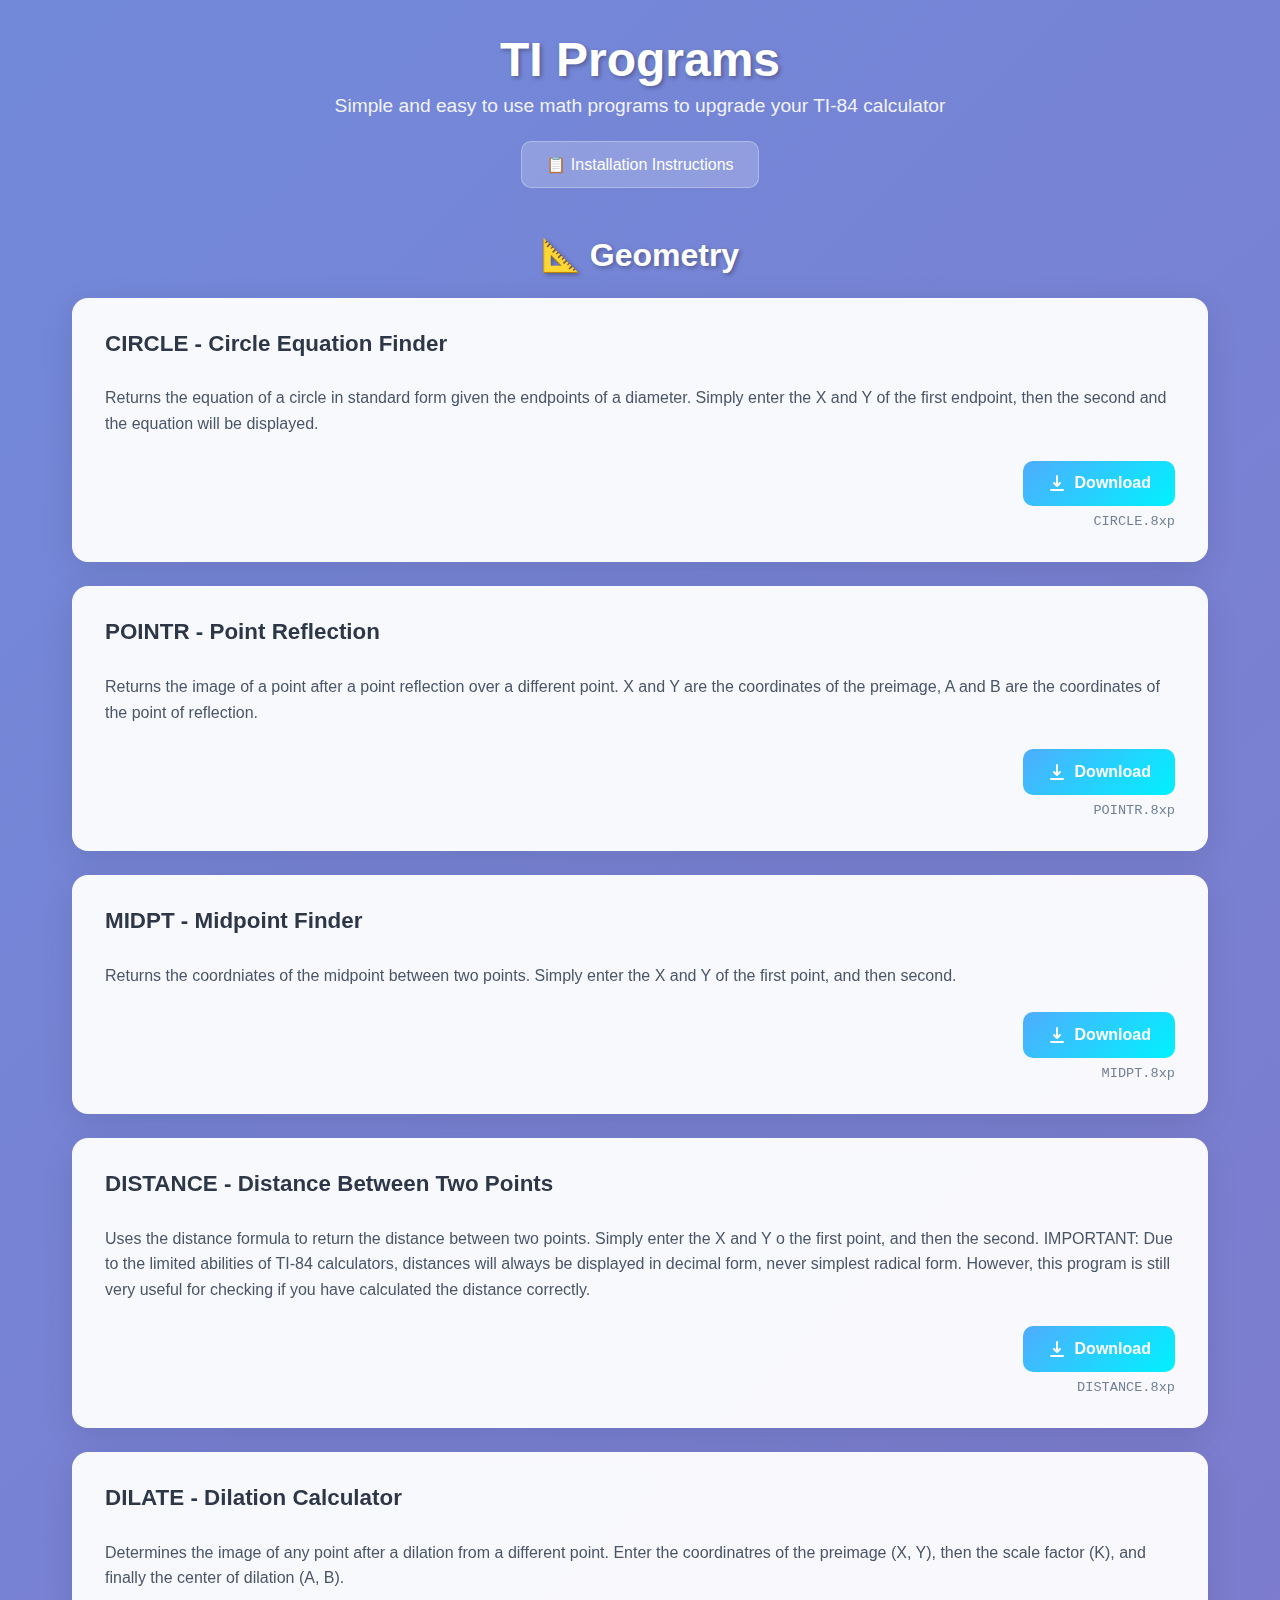
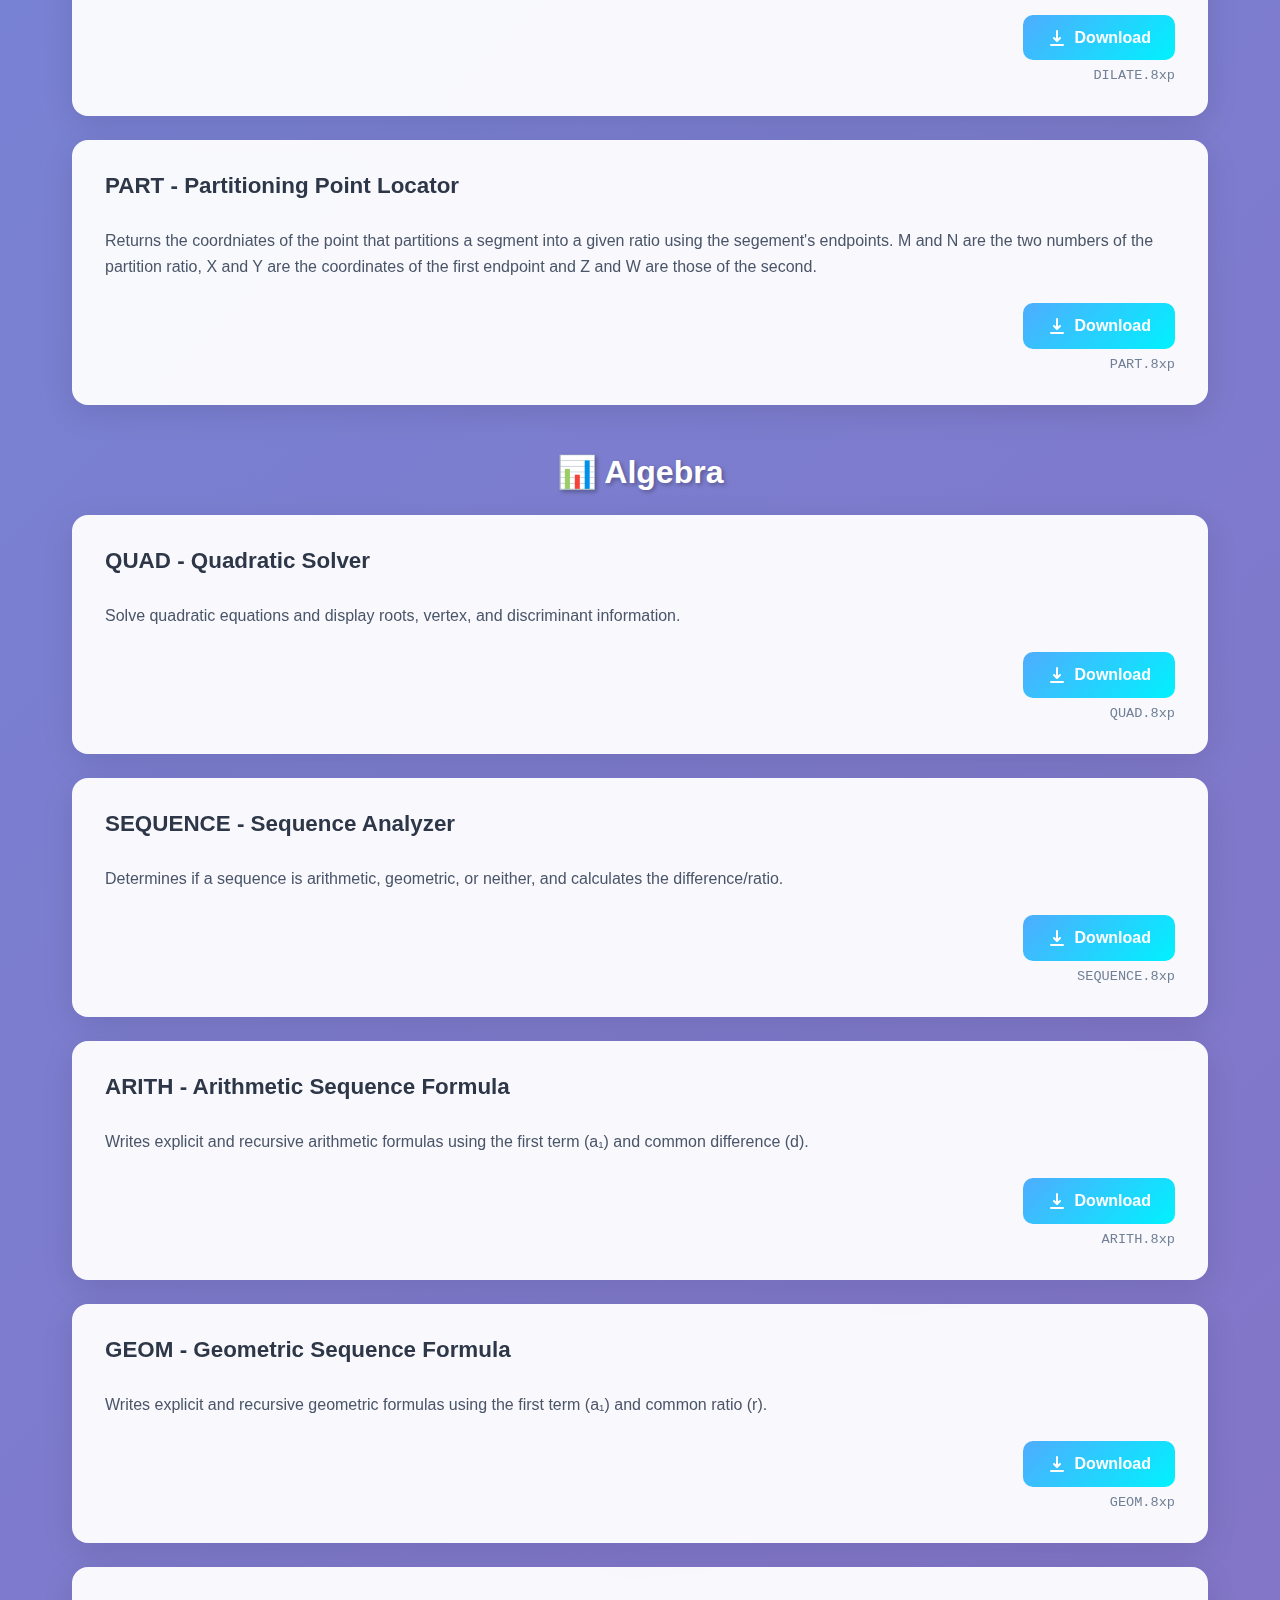
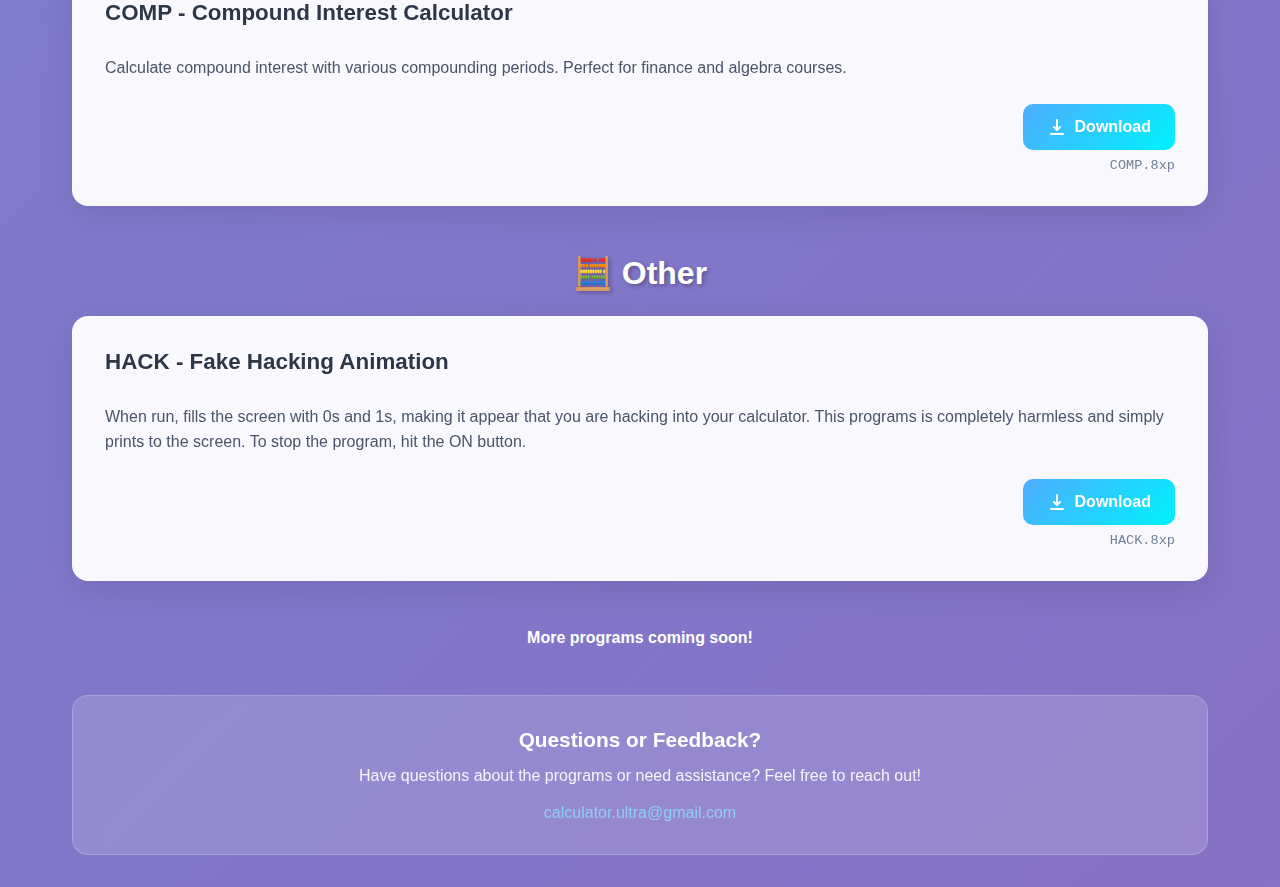
<file: index.html>
<!DOCTYPE html>
<html lang="en">
<head>
    <meta charset="UTF-8">
    <meta name="viewport" content="width=device-width, initial-scale=1.0">
    <title>Free TI-84 Calculator Programs - Math, Algebra & Geometry | TI Programs</title>
    <meta name="description" content="Download free TI-84 calculator programs for geometry, algebra, and more. Speed up your calculations with our free collection of simple and easy to use programs.">
    <meta name="keywords" content="TI-84 programs, TI-BASIC, TI-BASIC programs, calculator programs, TI-84, TI-84 Plus prorgams, TI-84 Plus, TI-84 Plus CE, TI-84 Plus CE Programs, math programs, quadratic solver, compound interest, sequence calculator, algebra programs">
    <meta name="author" content="Calculator Ultra">
    <link rel="stylesheet" href="index.css">
    <link rel="apple-touch-icon" sizes="180x180" href="/apple-touch-icon.png">
    <link rel="icon" type="image/png" sizes="32x32" href="/favicon-32x32.png">
    <link rel="icon" type="image/png" sizes="16x16" href="/favicon-16x16.png">
    <link rel="manifest" href="/site.webmanifest">

    <!-- Google Analytics -->
    <script async src="https://www.googletagmanager.com/gtag/js?id=G-NMV81XP2NL"></script>
    <script>
        window.dataLayer = window.dataLayer || [];
        function gtag(){dataLayer.push(arguments);}
        gtag('js', new Date());
        gtag('config', 'G-NMV81XP2NL');
    </script>

</head>
<body>
    <div class="container">
        <div class="header">
            <h1>TI Programs</h1>
            <p>Simple and easy to use math programs to upgrade your TI-84 calculator</p>
            <a href="instructions.html" class="instructions-link">📋 Installation Instructions</a>
        </div>

        <!-- Geometry Section -->
        <div class="category-section">
            <h2 class="category-title">📐 Geometry</h2>
            <div class="programs-grid" id="geometryGrid">
                <!-- Geometry programs will be loaded here -->
            </div>
        </div>

        <!-- Algebra Section -->
        <div class="category-section">
            <h2 class="category-title">📊 Algebra</h2>
            <div class="programs-grid" id="algebraGrid">
                <!-- Algebra programs will be loaded here -->
            </div>
        </div>

        <!-- Other Section -->
        <div class="category-section">
            <h2 class="category-title">🧮 Other</h2>
            <div class="programs-grid" id="otherGrid">
                <!-- Other programs will be loaded here -->
            </div>
        </div>

        <div class="footer">
            <p>More programs coming soon!</p>
        </div>
        <div class="contact-footer">
            <div class="contact-title">Questions or Feedback?</div>
            <div class="contact-message">
                Have questions about the programs or need assistance? Feel free to reach out!
            </div>
            <a href="mailto:calculator.ultra@gmail.com" class="email-link">calculator.ultra@gmail.com</a>
        </div>
    </div>

    <script>
        // Program data organized by category
        const programs = {
            geometry: [
                {
                    id: 'circle',
                    name: 'CIRCLE - Circle Equation Finder',
                    code: 'CIRCLE.8xp',
                    description: 'Returns the equation of a circle in standard form given the endpoints of a diameter. Simply enter the X and Y of the first endpoint, then the second and the equation will be displayed.'
                },
                {
                    id: 'pointr',
                    name: 'POINTR - Point Reflection',
                    code: 'POINTR.8xp',
                    description: 'Returns the image of a point after a point reflection over a different point. X and Y are the coordinates of the preimage, A and B are the coordinates of the point of reflection.'
                },
                {
                    id: 'midpt',
                    name: 'MIDPT - Midpoint Finder',
                    code: 'MIDPT.8xp',
                    description: "Returns the coordniates of the midpoint between two points. Simply enter the X and Y of the first point, and then second."
                },
                {
                    id: 'distance',
                    name: 'DISTANCE - Distance Between Two Points',
                    code: 'DISTANCE.8xp',
                    description: "Uses the distance formula to return the distance between two points. Simply enter the X and Y o the first point, and then the second. IMPORTANT: Due to the limited abilities of TI-84 calculators, distances will always be displayed in decimal form, never simplest radical form. However, this program is still very useful for checking if you have calculated the distance correctly."
                },
                {
                    id: 'dilate',
                    name: 'DILATE - Dilation Calculator',
                    code: 'DILATE.8xp',
                    description: "Determines the image of any point after a dilation from a different point. Enter the coordinatres of the preimage (X, Y), then the scale factor (K), and finally the center of dilation (A, B)."
                },
                {
                    id: 'part',
                    name: 'PART - Partitioning Point Locator',
                    code: 'PART.8xp',
                    description: "Returns the coordniates of the point that partitions a segment into a given ratio using the segement's endpoints. M and N are the two numbers of the partition ratio, X and Y are the coordinates of the first endpoint and Z and W are those of the second."
                }
            ],
            algebra: [
                {
                    id: 'quad',
                    name: 'QUAD - Quadratic Solver',
                    code: 'QUAD.8xp',
                    description: 'Solve quadratic equations and display roots, vertex, and discriminant information.'
                },
                {
                    id: 'sequence',
                    name: 'SEQUENCE - Sequence Analyzer',
                    code: 'SEQUENCE.8xp',
                    description: 'Determines if a sequence is arithmetic, geometric, or neither, and calculates the difference/ratio.'
                },
                {
                    id: 'arith',
                    name: 'ARITH - Arithmetic Sequence Formula',
                    code: 'ARITH.8xp',
                    description: 'Writes explicit and recursive arithmetic formulas using the first term (a₁) and common difference (d).'
                },
                {
                    id: 'geom',
                    name: 'GEOM - Geometric Sequence Formula',
                    code: 'GEOM.8xp',
                    description: 'Writes explicit and recursive geometric formulas using the first term (a₁) and common ratio (r).'
                },
                {
                    id: 'comp',
                    name: 'COMP - Compound Interest Calculator',
                    code: 'COMP.8xp',
                    description: 'Calculate compound interest with various compounding periods. Perfect for finance and algebra courses.'
                }
            ],
            other: [
                {
                    id: 'hack',
                    name: 'HACK - Fake Hacking Animation',
                    code: 'HACK.8xp',
                    description: 'When run, fills the screen with 0s and 1s, making it appear that you are hacking into your calculator. This programs is completely harmless and simply prints to the screen. To stop the program, hit the ON button.'
                }
            ]
        };

        async function downloadProgram(programId, filename) {
            // Track download event in Google Analytics
            gtag('event', 'download', {
                'file_name': filename,
                'program_id': programId,
                'program_name': findProgramName(programId)
            });
            
            // Create download link
            const link = document.createElement('a');
            link.href = `./programs/${filename}`;
            link.download = filename;
            link.style.display = 'none';
            document.body.appendChild(link);
            link.click();
            document.body.removeChild(link);
            
            // Show download success feedback
            const btn = event.target.closest('.download-btn');
            const originalText = btn.innerHTML;
            btn.innerHTML = '✓ Downloaded!';
            btn.style.background = 'linear-gradient(135deg, #48bb78, #38a169)';
            
            setTimeout(() => {
                btn.innerHTML = originalText;
                btn.style.background = 'linear-gradient(135deg, #4facfe 0%, #00f2fe 100%)';
            }, 2000);
        }

        function findProgramName(programId) {
            for (const category of Object.values(programs)) {
                const program = category.find(p => p.id === programId);
                if (program) return program.name;
            }
            return '';
        }

        function renderProgramCard(program) {
            return `
                <div class="program-card">
                    <div class="program-header">
                        <div class="program-info">
                            <div class="program-name">${program.name}</div>
                        </div>
                    </div>
                    <div class="program-description">${program.description}</div>
                    <div class="program-actions">
                        <button class="download-btn" onclick="downloadProgram('${program.id}', '${program.code}')">
                            <svg class="download-icon" fill="currentColor" viewBox="0 0 20 20">
                                <path fill-rule="evenodd" d="M3 17a1 1 0 011-1h12a1 1 0 110 2H4a1 1 0 01-1-1zm3.293-7.707a1 1 0 011.414 0L9 10.586V3a1 1 0 112 0v7.586l1.293-1.293a1 1 0 111.414 1.414l-3 3a1 1 0 01-1.414 0l-3-3a1 1 0 010-1.414z" clip-rule="evenodd"></path>
                            </svg>
                            Download
                        </button>
                        <div class="file-name">${program.code}</div>
                    </div>
                </div>
            `;
        }

        function renderPrograms() {
            // Render Geometry programs
            const geometryGrid = document.getElementById('geometryGrid');
            if (programs.geometry.length > 0) {
                geometryGrid.innerHTML = programs.geometry.map(renderProgramCard).join('');
            } else {
                geometryGrid.innerHTML = '<p style="color: white; text-align: center; opacity: 0.8;">Coming soon!</p>';
            }

            // Render Algebra programs
            const algebraGrid = document.getElementById('algebraGrid');
            if (programs.algebra.length > 0) {
                algebraGrid.innerHTML = programs.algebra.map(renderProgramCard).join('');
            } else {
                algebraGrid.innerHTML = '<p style="color: white; text-align: center; opacity: 0.8;">Coming soon!</p>';
            }

            // Render Other programs
            const otherGrid = document.getElementById('otherGrid');
            if (programs.other.length > 0) {
                otherGrid.innerHTML = programs.other.map(renderProgramCard).join('');
            } else {
                otherGrid.innerHTML = '<p style="color: white; text-align: center; opacity: 0.8;">Coming soon!</p>';
            }
        }

        // Initialize the page
        renderPrograms();
    </script>
</body>
</html>
</file>
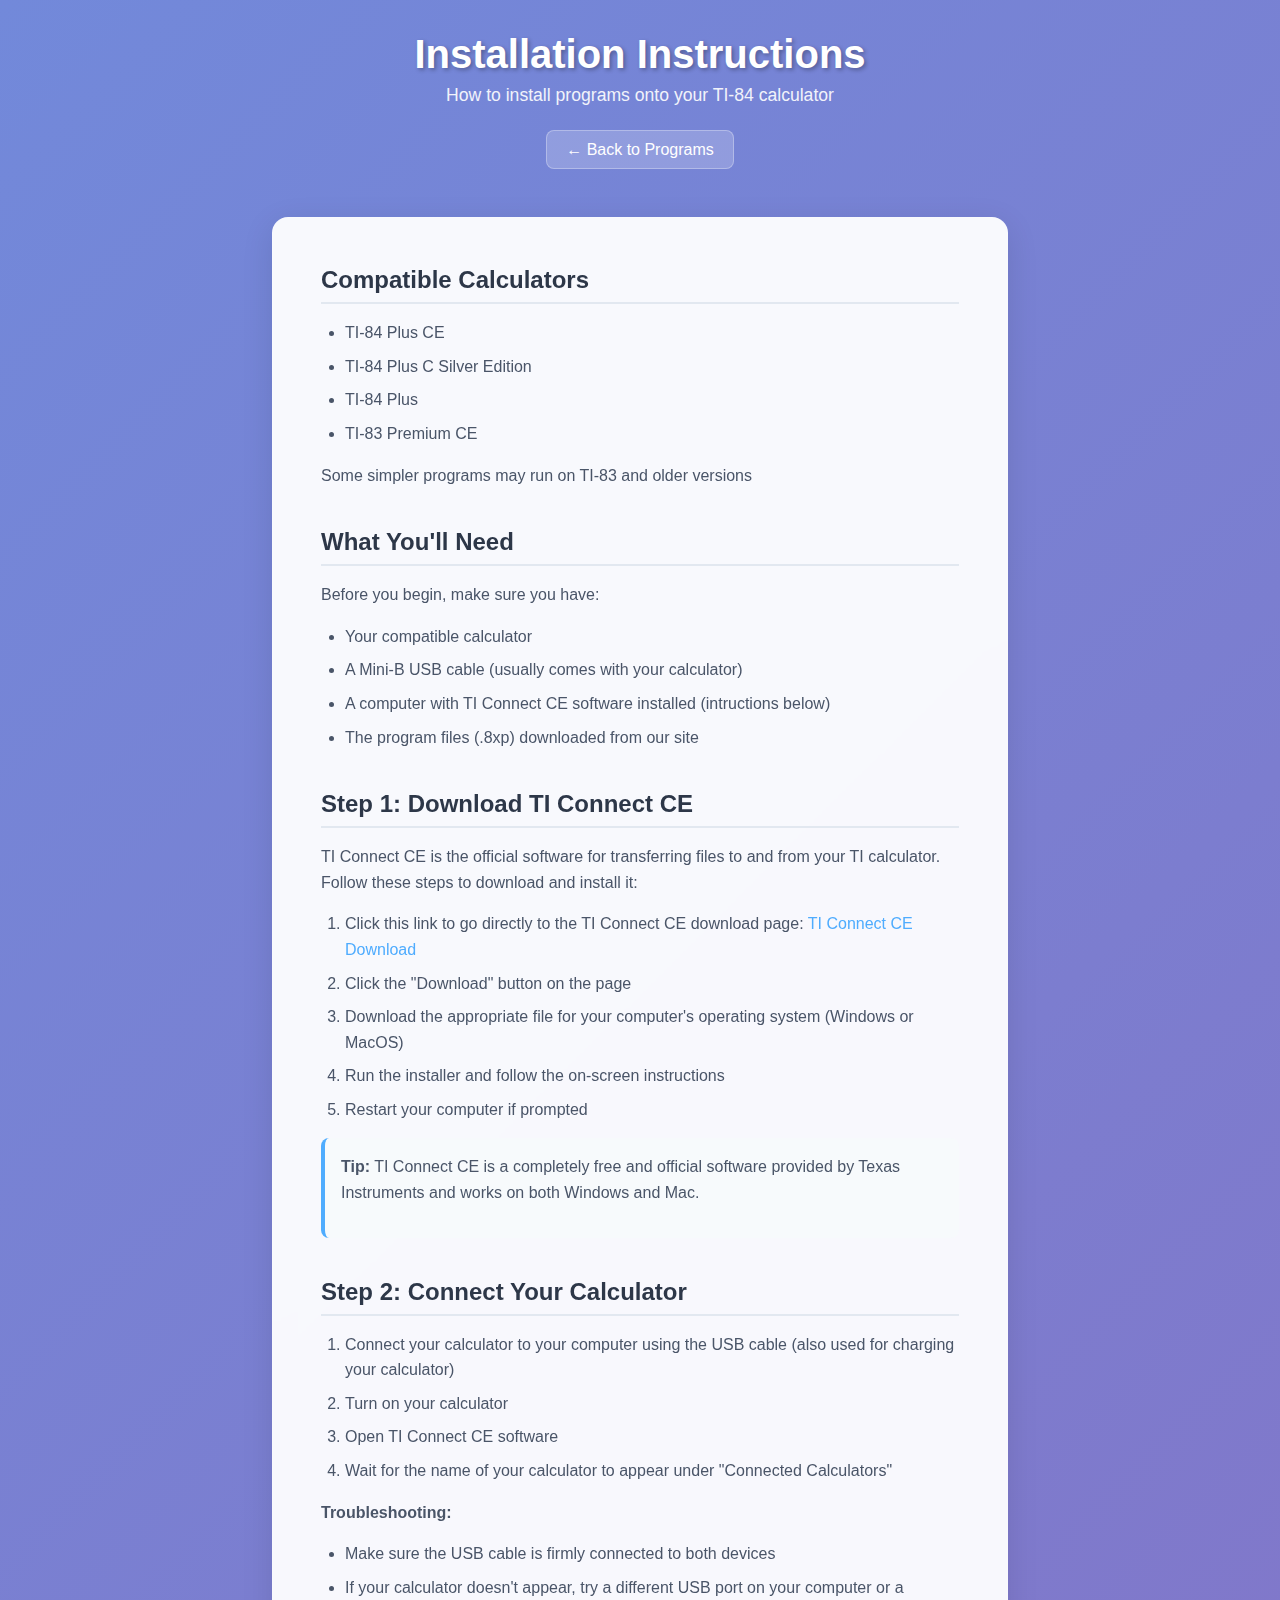
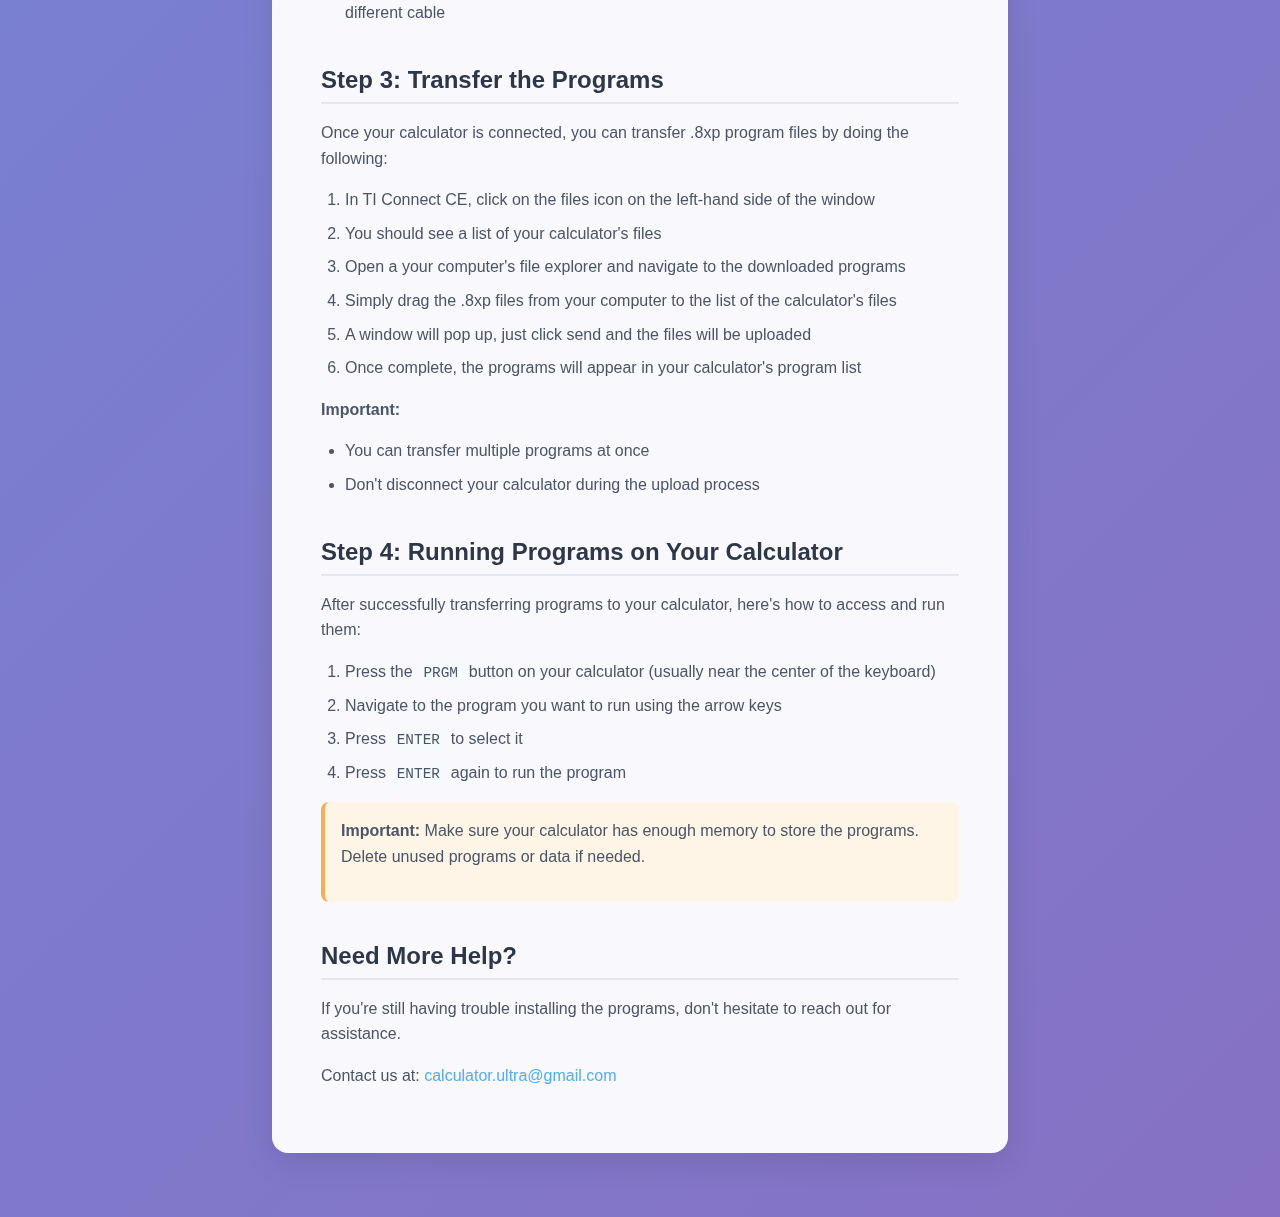
<file: instructions.html>
<!DOCTYPE html>
<html lang="en">
<head>
    <meta charset="UTF-8">
    <meta name="viewport" content="width=device-width, initial-scale=1.0">
    <title>How to Install TI-84 Calculator Programs | Installation Instructions</title>
    <meta name="description" content="Step-by-step instructions for installing programs on your TI-84 Plus CE calculator. Learn how to transfer .8xp files using TI Connect CE software.">
    <meta name="keywords" content="TI-84 installation, TI Connect CE, calculator programs, how to install TI programs, .8xp files">
    <meta name="author" content="Calculator Ultra">
    <link rel="stylesheet" href="instructions.css"> 
</head>
<body>
    <div class="container">
        <div class="header">
            <h1>Installation Instructions</h1>
            <p>How to install programs onto your TI-84 calculator</p>
            <a href="index.html" class="back-link">← Back to Programs</a>
        </div>

        <div class="instructions-content">
            <div class="section">
                <h2>Compatible Calculators</h2>
                <ul>
                    <li>TI-84 Plus CE</li>
                    <li>TI-84 Plus C Silver Edition</li>
                    <li>TI-84 Plus</li>
                    <li>TI-83 Premium CE</li>
                </ul>
                <p>Some simpler programs may run on TI-83 and older versions</p>
            </div>

            <div class="section">
                <h2>What You'll Need</h2>
                <p>Before you begin, make sure you have:</p>
                <ul>
                    <li>Your compatible calculator</li>
                    <li>A Mini-B USB cable (usually comes with your calculator)</li>
                    <li>A computer with TI Connect CE software installed (intructions below)</li>
                    <li>The program files (.8xp) downloaded from our site</li>
                </ul>
            </div>

            <div class="section">
                <h2>Step 1: Download TI Connect CE</h2>
                <p>TI Connect CE is the official software for transferring files to and from your TI calculator. Follow these steps to download and install it:</p>
                
                <ol>
                    <li>Click this link to go directly to the TI Connect CE download page: <a href="https://education.ti.com/en/products/computer-software/ti-connect-ce-sw" target="_blank" style="color: #4facfe; text-decoration: none;">TI Connect CE Download</a></li>
                    <li>Click the "Download" button on the page</li>
                    <li>Download the appropriate file for your computer's operating system (Windows or MacOS)</li>
                    <li>Run the installer and follow the on-screen instructions</li>
                    <li>Restart your computer if prompted</li>
                </ol>
                
                <div class="highlight">
                    <p><strong>Tip:</strong> TI Connect CE is a completely free and official software provided by Texas Instruments and works on both Windows and Mac.</p>
                </div>
            </div>

            <div class="section">
                <h2>Step 2: Connect Your Calculator</h2>
                <ol>
                    <li>Connect your calculator to your computer using the USB cable (also used for charging your calculator)</li>
                    <li>Turn on your calculator</li>
                    <li>Open TI Connect CE software</li>
                    <li>Wait for the name of your calculator to appear under "Connected Calculators"</li>
                </ol>
                
                <p><strong>Troubleshooting:</strong></p>
                <ul>
                    <li>Make sure the USB cable is firmly connected to both devices</li>
                    <li>If your calculator doesn't appear, try a different USB port on your computer or a different cable</li>
                </ul>
            </div>

            <div class="section">
                <h2>Step 3: Transfer the Programs</h2>
                <p>Once your calculator is connected, you can transfer .8xp program files by doing the following:</p>

                <ol>
                    <li>In TI Connect CE, click on the files icon on the left-hand side of the window</li>
                    <li>You should see a list of your calculator's files</li>
                    <li>Open a your computer's file explorer and navigate to the downloaded programs</li>
                    <li>Simply drag the .8xp files from your computer to the list of the calculator's files</li>
                    <li>A window will pop up, just click send and the files will be uploaded</li>
                    <li>Once complete, the programs will appear in your calculator's program list</li>
                </ol>
                
                <p><strong>Important:</strong></p>
                <ul>
                    <li>You can transfer multiple programs at once</li>
                    <li>Don't disconnect your calculator during the upload process</li>
                </ul>
            </div>

            <div class="section">
                <h2>Step 4: Running Programs on Your Calculator</h2>
                <p>After successfully transferring programs to your calculator, here's how to access and run them:</p>
                
                <ol>
                    <li>Press the <span class="code">PRGM</span> button on your calculator (usually near the center of the keyboard)</li>
                    <li>Navigate to the program you want to run using the arrow keys</li>
                    <li>Press <span class="code">ENTER</span> to select it</li>
                    <li>Press <span class="code">ENTER</span> again to run the program</li>
                </ol>

                <div class="warning">
                    <p><strong>Important:</strong> Make sure your calculator has enough memory to store the programs. Delete unused programs or data if needed.</p>
                </div>
                
            </div>

            <div class="section">
                <h2>Need More Help?</h2>
                <p>If you're still having trouble installing the programs, don't hesitate to reach out for assistance.</p>
                <p>Contact us at: <a href="mailto:calculator.ultra@gmail.com" style="color: #4facfe; text-decoration: none;">calculator.ultra@gmail.com</a></p>
            </div>
        </div>
    </div>
</body>
</html>
</file>
<file: index.css>
* {
    margin: 0;
    padding: 0;
    box-sizing: border-box;
}

body {
    font-family: 'Segoe UI', Tahoma, Geneva, Verdana, sans-serif;
    background: linear-gradient(135deg, #7289da 0%, #8671c4 100%);
    min-height: 100vh;
    color: #333;
}

.container {
    max-width: 1200px;
    margin: 0 auto;
    padding: 2rem;
}

.header {
    text-align: center;
    margin-bottom: 3rem;
    color: white;
}

.footer {
    text-align: center;
    margin-bottom: 3rem;
    color: white;
    font-weight: 600;
}

.header h1 {
    font-size: 3rem;
    font-weight: 700;
    margin-bottom: 0.5rem;
    text-shadow: 2px 2px 4px rgba(0,0,0,0.3);
}

.header p {
    font-size: 1.2rem;
    opacity: 0.9;
    font-weight: 300;
    margin-bottom: 1.5rem;
}

.instructions-link {
    display: inline-block;
    background: rgba(255, 255, 255, 0.2);
    color: white;
    text-decoration: none;
    padding: 0.8rem 1.5rem;
    border-radius: 10px;
    font-weight: 500;
    transition: all 0.3s ease;
    border: 1px solid rgba(255, 255, 255, 0.3);
}

.instructions-link:hover {
    background: rgba(255, 255, 255, 0.3);
    transform: translateY(-2px);
}

.category-section {
    margin-bottom: 3rem;
}

.category-title {
    color: white !important;
    font-size: 2rem !important;
    font-weight: 600 !important;
    margin-bottom: 1.5rem !important;
    text-align: center !important;
    text-shadow: 2px 2px 4px rgba(0,0,0,0.3) !important;
    display: block !important;
}

.programs-grid {
    display: grid;
    gap: 1.5rem;
    margin-bottom: 2rem;
}

.program-card {
    background: rgba(255, 255, 255, 0.95);
    backdrop-filter: blur(10px);
    border-radius: 16px;
    padding: 2rem;
    box-shadow: 0 8px 32px rgba(0,0,0,0.1);
    border: 1px solid rgba(255,255,255,0.2);
    transition: all 0.3s ease;
    position: relative;
    overflow: hidden;
}

.program-card::before {
    content: '';
    position: absolute;
    top: 0;
    left: -100%;
    width: 100%;
    height: 100%;
    background: linear-gradient(90deg, transparent, rgba(255,255,255,0.4), transparent);
    transition: left 0.5s;
}

.program-card:hover::before {
    left: 100%;
}

.program-card:hover {
    transform: translateY(-5px);
    box-shadow: 0 16px 48px rgba(0,0,0,0.15);
}

.program-header {
    display: flex;
    justify-content: between;
    align-items: flex-start;
    margin-bottom: 1rem;
}

.program-info {
    flex: 1;
}

.program-name {
    font-size: 1.4rem;
    font-weight: 600;
    color: #2d3748;
    margin-bottom: 0.8rem;
}

.program-description {
    color: #4a5568;
    line-height: 1.6;
    margin-bottom: 1.5rem;
}

.program-actions {
    display: flex;
    flex-direction: column;
    align-items: flex-end;
    gap: 0.5rem;
}

.download-btn {
    background: linear-gradient(135deg, #4facfe 0%, #00f2fe 100%);
    color: white;
    border: none;
    padding: 0.8rem 1.5rem;
    border-radius: 10px;
    font-size: 1rem;
    font-weight: 600;
    cursor: pointer;
    transition: all 0.3s ease;
    display: flex;
    align-items: center;
    gap: 0.5rem;
    text-decoration: none;
}

.download-btn:hover {
    transform: translateY(-2px);
    box-shadow: 0 8px 25px rgba(79, 172, 254, 0.4);
}

.download-btn:active {
    transform: translateY(0);
}

.download-icon {
    width: 20px;
    height: 20px;
}

.file-name {
    font-family: 'Courier New', monospace;
    font-size: 0.85rem;
    color: #718096;
    text-align: right;
}

.contact-footer {
    background: rgba(255, 255, 255, 0.15);
    backdrop-filter: blur(10px);
    border-radius: 16px;
    padding: 2rem;
    text-align: center;
    color: white;
    margin-top: 3rem;
    border: 1px solid rgba(255, 255, 255, 0.2);
}

.contact-title {
    font-size: 1.3rem;
    font-weight: 600;
    margin-bottom: 0.8rem;
}

.contact-message {
    opacity: 0.9;
    margin-bottom: 1rem;
    line-height: 1.5;
}

.email-link {
    color: #90cdf4;
    text-decoration: none;
    font-weight: 500;
    transition: color 0.3s ease;
}

.email-link:hover {
    color: #63b3ed;
    text-decoration: underline;
}

@media (max-width: 768px) {
    .header h1 {
        font-size: 2rem;
    }
    
    .program-card {
        padding: 1.5rem;
    }
    
    .program-actions {
        align-items: center;
    }
    
    .file-name {
        text-align: center;
    }
}
</file>
<file: instructions.css>
* {
    margin: 0;
    padding: 0;
    box-sizing: border-box;
}

body {
    font-family: 'Segoe UI', Tahoma, Geneva, Verdana, sans-serif;
    background: linear-gradient(135deg, #7289da 0%, #8671c4 100%);
    min-height: 100vh;
    color: #333;
}

.container {
    max-width: 800px;
    margin: 0 auto;
    padding: 2rem;
}

.header {
    text-align: center;
    margin-bottom: 3rem;
    color: white;
}

.header h1 {
    font-size: 2.5rem;
    font-weight: 700;
    margin-bottom: 0.5rem;
    text-shadow: 2px 2px 4px rgba(0,0,0,0.3);
}

.header p {
    font-size: 1.1rem;
    opacity: 0.9;
    font-weight: 300;
    margin-bottom: 1.5rem;
}

.back-link {
    display: inline-block;
    background: rgba(255, 255, 255, 0.2);
    color: white;
    text-decoration: none;
    padding: 0.6rem 1.2rem;
    border-radius: 8px;
    font-weight: 500;
    transition: all 0.3s ease;
    border: 1px solid rgba(255, 255, 255, 0.3);
}

.back-link:hover {
    background: rgba(255, 255, 255, 0.3);
    transform: translateY(-2px);
}

.instructions-content {
    background: rgba(255, 255, 255, 0.95);
    backdrop-filter: blur(10px);
    border-radius: 16px;
    padding: 3rem;
    box-shadow: 0 8px 32px rgba(0,0,0,0.1);
    border: 1px solid rgba(255,255,255,0.2);
    margin-bottom: 2rem;
}

.section {
    margin-bottom: 2.5rem;
}

.section:last-child {
    margin-bottom: 0;
}

.section h2 {
    color: #2d3748;
    font-size: 1.5rem;
    font-weight: 600;
    margin-bottom: 1rem;
    border-bottom: 2px solid #e2e8f0;
    padding-bottom: 0.5rem;
}

.section h3 {
    color: #4a5568;
    font-size: 1.2rem;
    font-weight: 600;
    margin-bottom: 0.8rem;
    margin-top: 1.5rem;
}

.section p {
    color: #4a5568;
    line-height: 1.6;
    margin-bottom: 1rem;
}

.section ul, .section ol {
    color: #4a5568;
    line-height: 1.6;
    margin-bottom: 1rem;
    padding-left: 1.5rem;
}

.section li {
    margin-bottom: 0.5rem;
}

.highlight {
    background: #f7fafc;
    padding: 1rem;
    border-radius: 8px;
    border-left: 4px solid #4facfe;
    margin: 1rem 0;
}

.warning {
    background: #fef5e7;
    padding: 1rem;
    border-radius: 8px;
    border-left: 4px solid #f6ad55;
    margin: 1rem 0;
}

.code {
    font-family: 'Courier New', monospace;
    background: #f7fafc;
    padding: 0.2rem 0.4rem;
    border-radius: 4px;
    font-size: 0.9em;
}

@media (max-width: 768px) {
    .header h1 {
        font-size: 2rem;
    }
    
    .instructions-content {
        padding: 2rem;
    }
}
</file>
